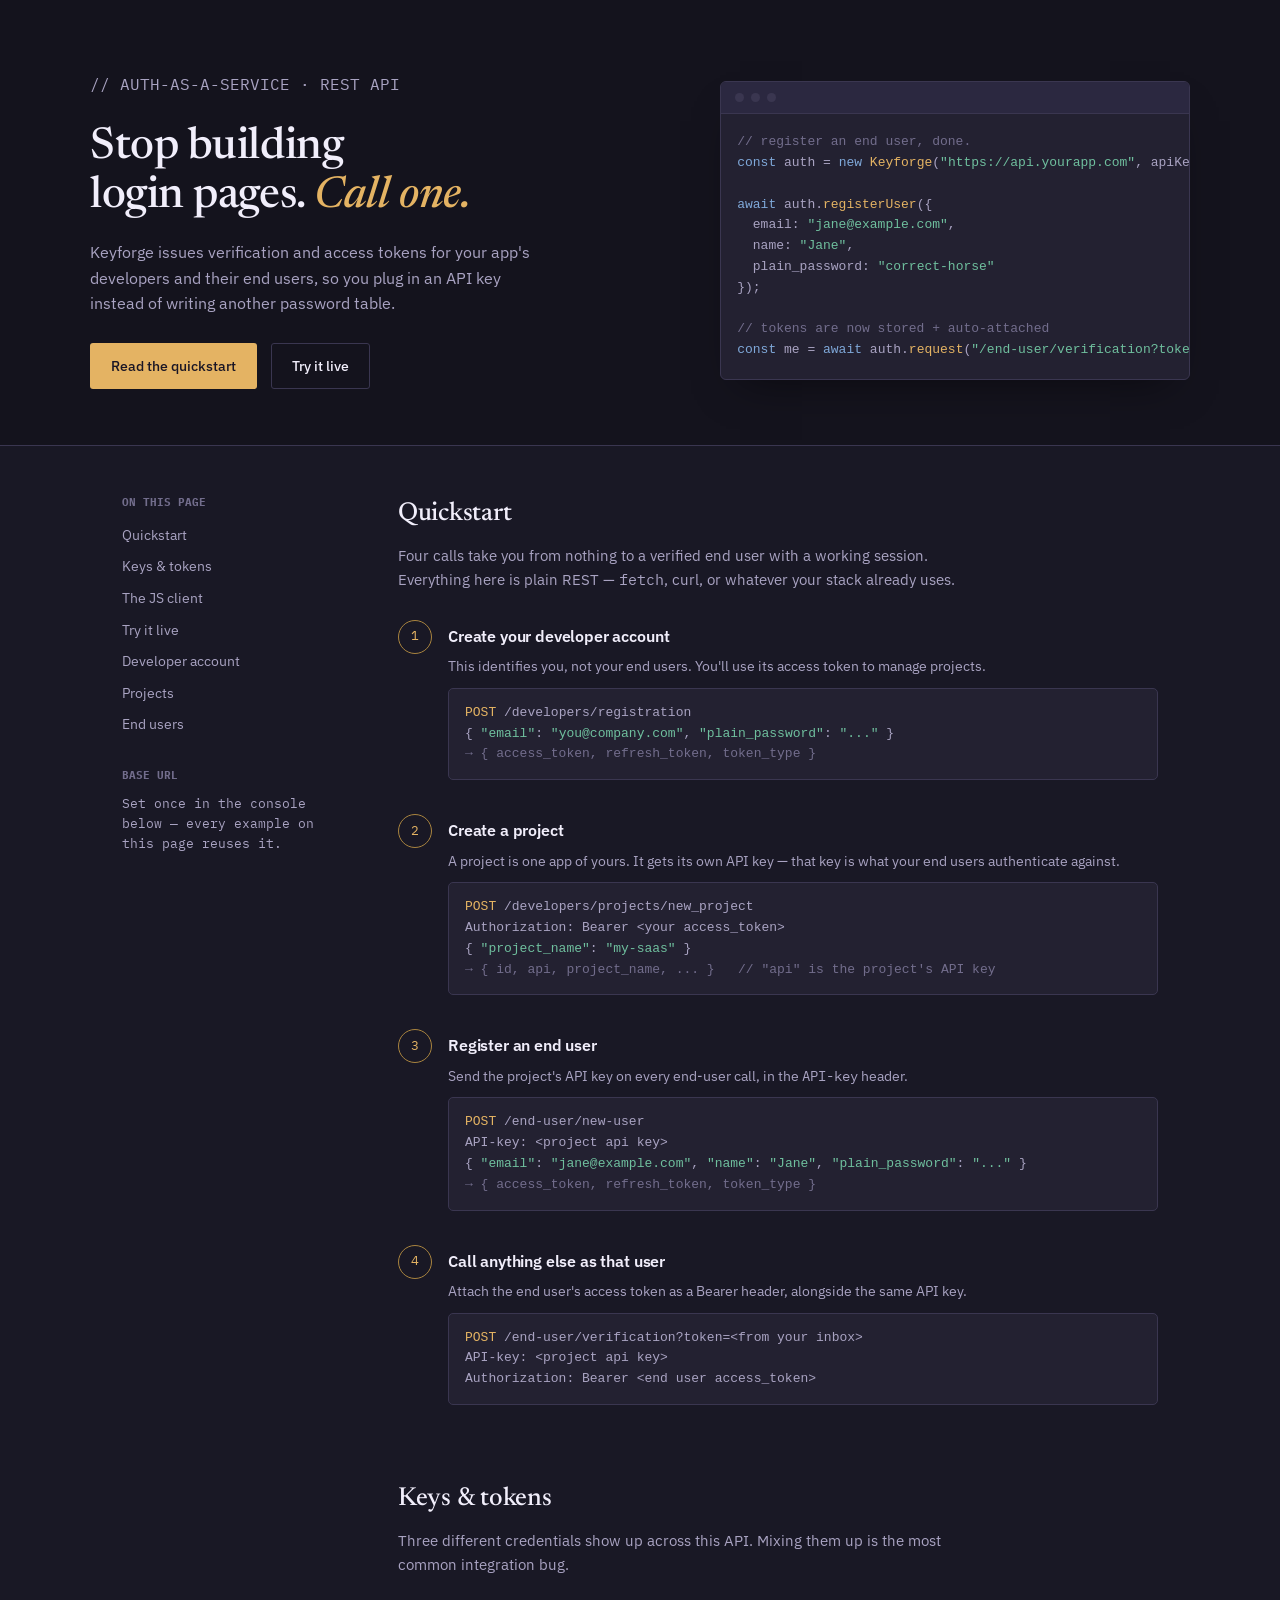
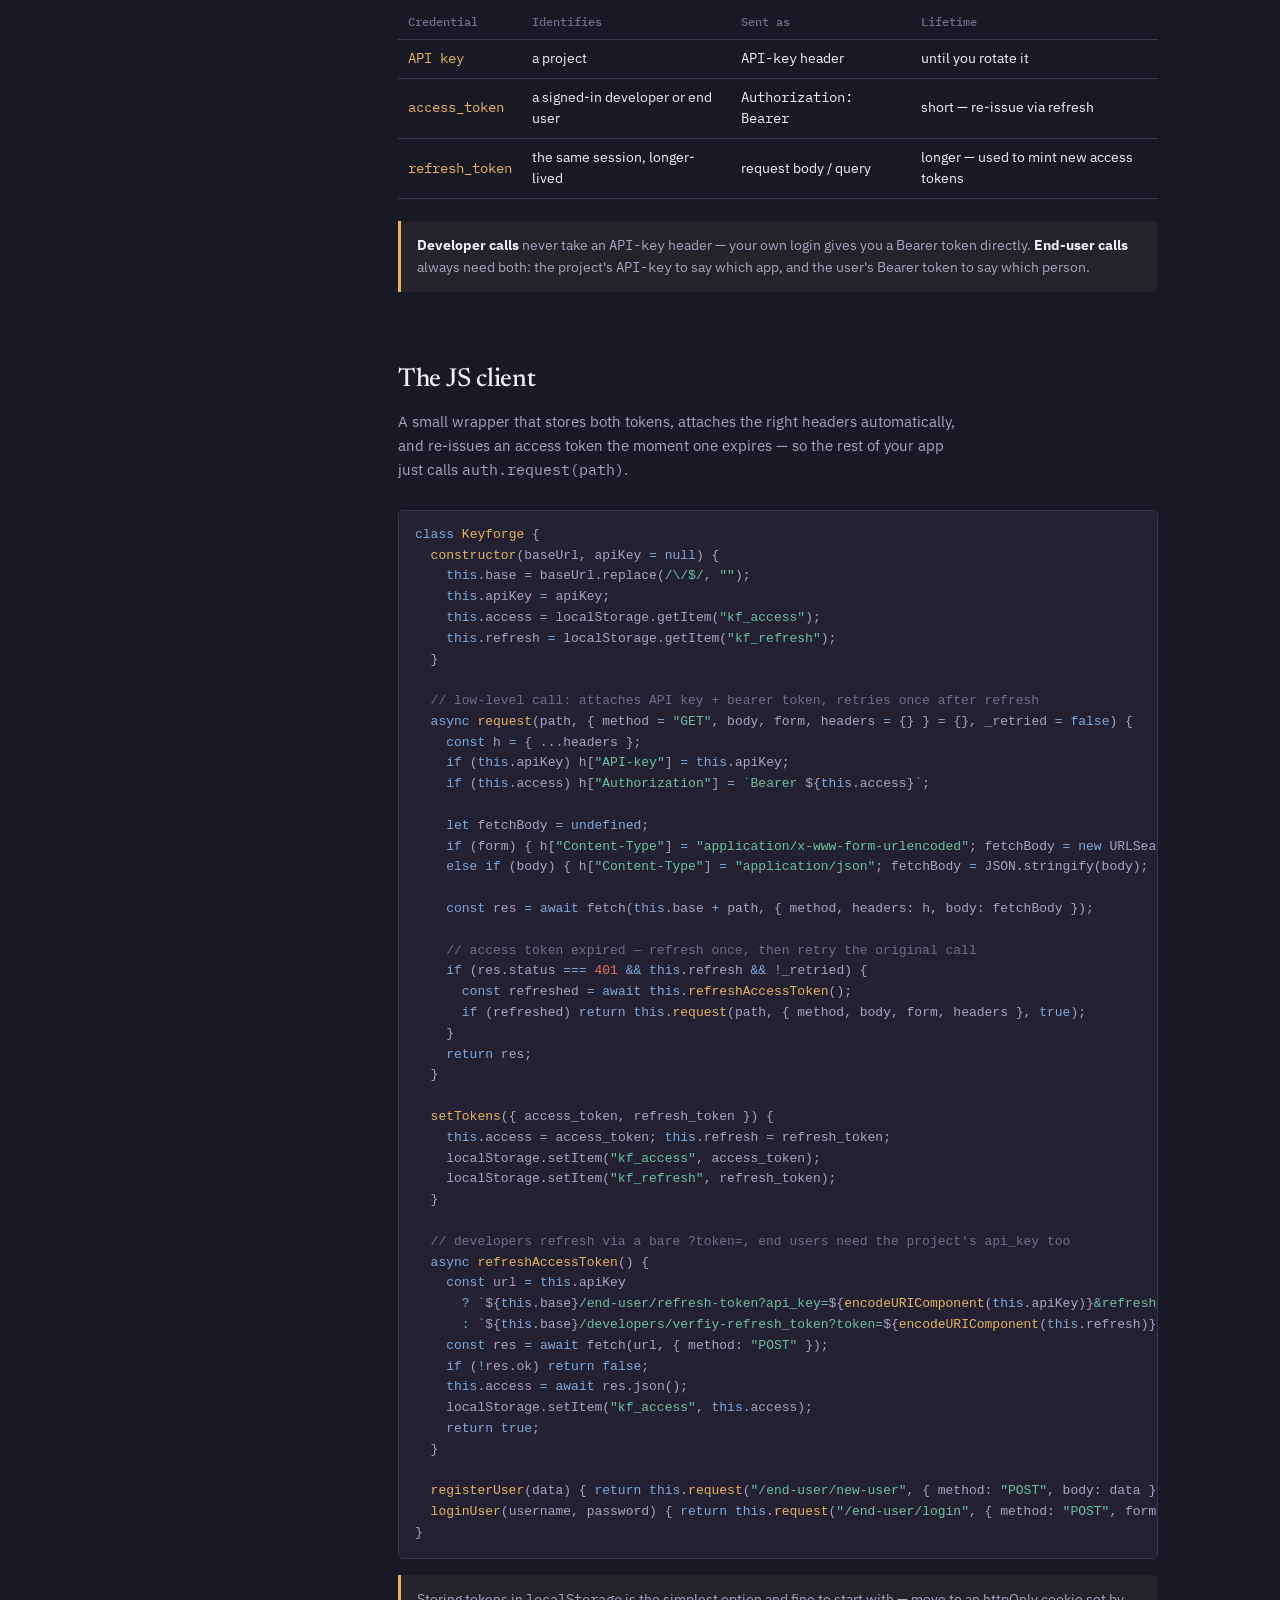
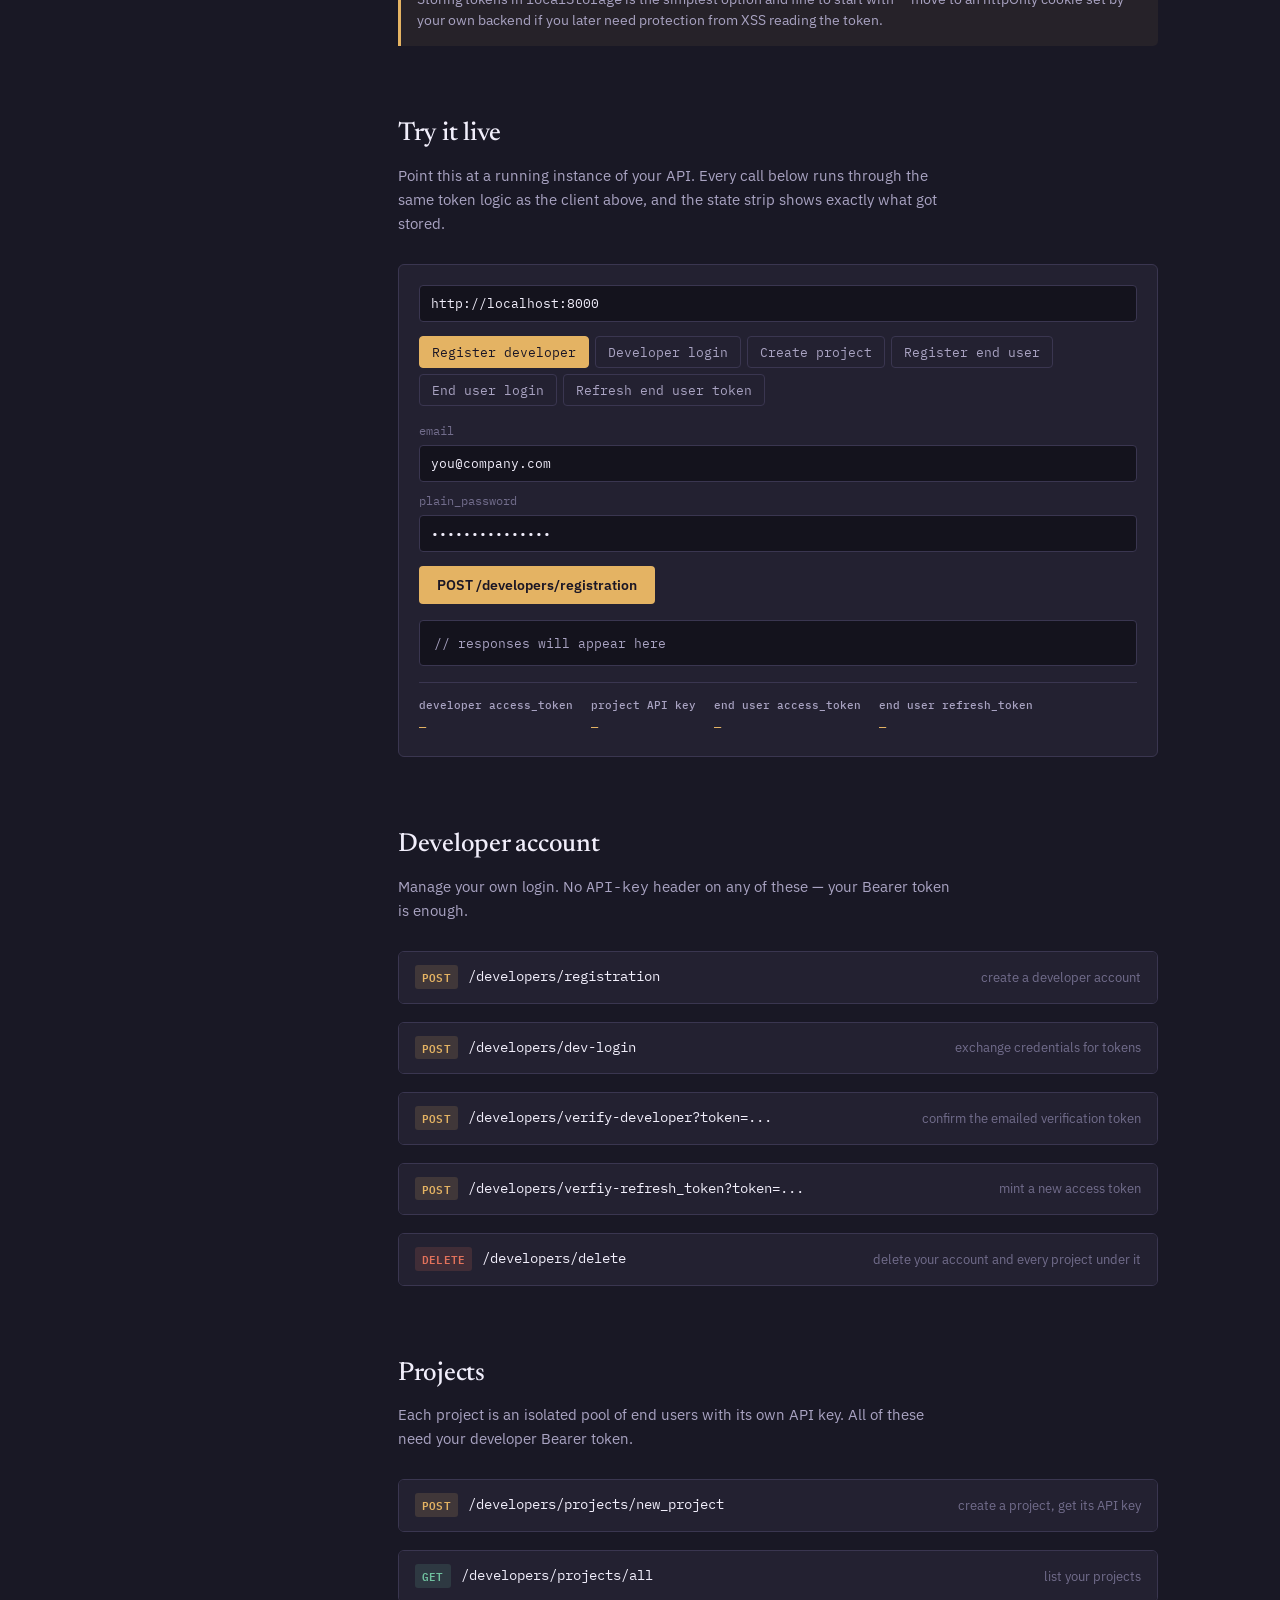
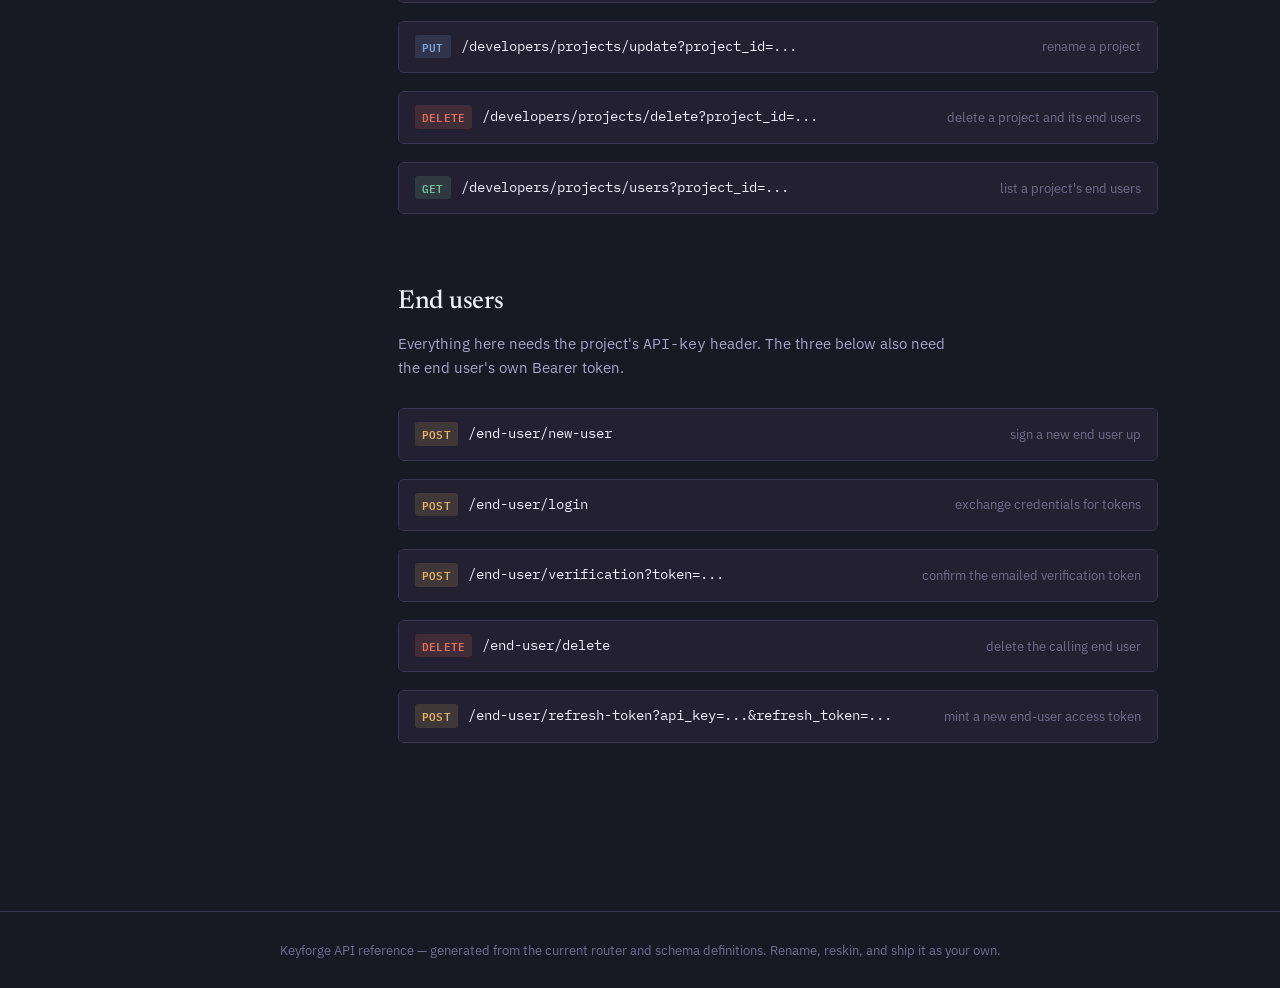
<file: frontend.html>
<!DOCTYPE html>
<html lang="en">
<head>
<meta charset="UTF-8">
<meta name="viewport" content="width=device-width, initial-scale=1.0">
<title>Keyforge — Auth API Reference</title>
<link rel="preconnect" href="https://fonts.googleapis.com">
<link href="https://fonts.googleapis.com/css2?family=Newsreader:ital,opsz,wght@0,6..72,400;0,6..72,500;0,6..72,600;1,6..72,500&family=IBM+Plex+Sans:wght@400;500;600&family=IBM+Plex+Mono:wght@400;500;600&display=swap" rel="stylesheet">
<style>
  :root{
    --bg: #191825;
    --bg-alt: #14131d;
    --surface: #232131;
    --surface-2: #2b2840;
    --border: #3a3650;
    --text: #f1eefb;
    --text-dim: #a9a3c2;
    --text-faint: #726d8c;
    --brass: #e4b363;
    --brass-dim: #a9843f;
    --teal: #6fbf9e;
    --blue: #7fa8d9;
    --red: #e2725b;
    --mono: 'IBM Plex Mono', monospace;
    --sans: 'IBM Plex Sans', sans-serif;
    --serif: 'Newsreader', serif;
  }
  *{ box-sizing:border-box; }
  html{ scroll-behavior:smooth; overflow-x:hidden; width:100%; }
  body{ overflow-x:hidden; width:100%; max-width:100vw; }
  body{
    margin:0; background:var(--bg); color:var(--text);
    font-family:var(--sans); line-height:1.6; font-size:15px;
  }
  ::selection{ background:var(--brass); color:#1a1625; }
  a{ color:var(--brass); text-decoration:none; }
  a:hover{ text-decoration:underline; }
  code, .mono{ font-family:var(--mono); }
  h1,h2,h3{ font-family:var(--serif); font-weight:500; letter-spacing:-0.01em; color:var(--text); }

  /* ---- Hero ---- */
  .hero{
    padding:72px 32px 56px; background:var(--bg-alt);
    border-bottom:1px solid var(--border);
  }
  .hero-inner{ max-width:1100px; margin:0 auto; display:grid; grid-template-columns:minmax(0,1.1fr) minmax(0,0.9fr); gap:56px; align-items:center; width:100%; }
  .kicker{ font-family:var(--mono); font-size:12.5px; color:var(--brass); margin:0 0 14px; }
  .hero h1{ font-size:44px; line-height:1.12; margin:0 0 18px; }
  .hero h1 em{ font-style:italic; color:var(--brass); }
  .hero p{ color:var(--text-dim); font-size:16px; max-width:46ch; margin:0 0 26px; }
  .hero-actions{ display:flex; gap:14px; }
  .btn{
    display:inline-block; padding:11px 20px; border-radius:3px; font-size:14px;
    font-weight:500; border:1px solid transparent; cursor:pointer; font-family:var(--sans);
  }
  .btn-primary{ background:var(--brass); color:#1a1625; }
  .btn-primary:hover{ background:#eec27a; text-decoration:none; }
  .btn-ghost{ background:transparent; border-color:var(--border); color:var(--text); }
  .btn-ghost:hover{ border-color:var(--text-dim); text-decoration:none; }

  .codecard{
    background:var(--surface); border:1px solid var(--border); border-radius:6px;
    overflow:hidden; box-shadow:0 20px 40px -20px rgba(0,0,0,.5);
  }
  .codecard-head{
    display:flex; gap:7px; padding:11px 14px; border-bottom:1px solid var(--border); background:var(--surface-2);
  }
  .dot{ width:9px; height:9px; border-radius:50%; background:var(--border); }
  .codecard pre{ margin:0; padding:18px 16px; font-size:13px; overflow-x:auto; max-width:100%; color:var(--text-dim); }
  .codecard .tok-kw{ color:var(--blue); }
  .codecard .tok-str{ color:var(--teal); }
  .codecard .tok-com{ color:var(--text-faint); }
  .codecard .tok-fn{ color:var(--brass); }

  /* ---- Layout ---- */
  .layout{ max-width:1100px; margin:0 auto; display:grid; grid-template-columns:220px minmax(0,1fr); gap:56px; padding:48px 32px 100px; align-items:start; width:100%; }
  .sidebar{ position:sticky; top:32px; }
  .sidebar h4{ font-family:var(--mono); font-size:11px; text-transform:none; color:var(--text-faint); margin:0 0 8px; }
  .sidebar nav{ display:flex; flex-direction:column; margin-bottom:26px; }
  .sidebar nav a{ color:var(--text-dim); font-size:13.5px; padding:5px 0; }
  .sidebar nav a:hover{ color:var(--text); text-decoration:none; }

  main section{ margin-bottom:68px; scroll-margin-top:24px; }
  main h2{ font-size:26px; margin:0 0 8px; }
  main .lede{ color:var(--text-dim); max-width:62ch; margin:0 0 28px; }

  .step{ display:grid; grid-template-columns:34px 1fr; gap:16px; margin-bottom:28px; }
  .step-num{
    width:34px; height:34px; border-radius:50%; border:1px solid var(--brass-dim);
    color:var(--brass); font-family:var(--mono); font-size:13px; display:flex;
    align-items:center; justify-content:center; flex-shrink:0;
  }
  .step h3{ font-size:16px; margin:4px 0 6px; font-family:var(--sans); font-weight:600; }
  .step p{ color:var(--text-dim); margin:0 0 10px; font-size:14px; }

  pre.block{
    background:var(--surface); border:1px solid var(--border); border-radius:5px;
    padding:14px 16px; font-size:13px; overflow-x:auto; max-width:100%; color:var(--text-dim); margin:0 0 6px;
  }
  pre.block .tok-kw{ color:var(--blue); }
  pre.block .tok-str{ color:var(--teal); }
  pre.block .tok-com{ color:var(--text-faint); }
  pre.block .tok-fn{ color:var(--brass); }
  pre.block .tok-num{ color:var(--red); }

  table.kv{ width:100%; border-collapse:collapse; font-size:13.5px; margin:14px 0 22px; }
  table.kv th, table.kv td{ text-align:left; padding:8px 10px; border-bottom:1px solid var(--border); }
  table.kv th{ color:var(--text-faint); font-weight:500; font-family:var(--mono); font-size:11.5px; }
  table.kv td.mono{ color:var(--brass); }

  .badge{
    font-family:var(--mono); font-size:11px; font-weight:600; padding:3px 7px;
    border-radius:3px; display:inline-block; letter-spacing:0.02em;
  }
  .badge-post{ background:rgba(228,179,99,.15); color:var(--brass); }
  .badge-get{ background:rgba(111,191,158,.15); color:var(--teal); }
  .badge-put{ background:rgba(127,168,217,.15); color:var(--blue); }
  .badge-delete{ background:rgba(226,114,91,.15); color:var(--red); }

  .endpoint{
    border:1px solid var(--border); border-radius:6px; margin-bottom:18px; overflow:hidden; background:var(--bg-alt);
  }
  .endpoint-head{
    display:flex; align-items:center; gap:10px; padding:13px 16px; background:var(--surface); cursor:pointer;
    border-bottom:1px solid transparent;
  }
  .endpoint-head:hover{ background:var(--surface-2); }
  .endpoint-head .path{ font-family:var(--mono); font-size:13.5px; color:var(--text); }
  .endpoint-head .desc{ margin-left:auto; color:var(--text-faint); font-size:12.5px; }
  .endpoint-body{ padding:16px; display:none; }
  .endpoint.open .endpoint-body{ display:block; }
  .endpoint.open .endpoint-head{ border-bottom-color:var(--border); }
  .endpoint-body h5{ font-family:var(--mono); font-size:11px; color:var(--text-faint); margin:16px 0 6px; text-transform:none; }
  .endpoint-body h5:first-child{ margin-top:0; }

  .auth-tag{
    display:inline-flex; align-items:center; gap:6px; font-family:var(--mono); font-size:11.5px;
    color:var(--text-dim); border:1px solid var(--border); padding:3px 8px; border-radius:3px; margin-right:6px;
  }

  .callout{
    border-left:3px solid var(--brass); background:rgba(228,179,99,.06); padding:14px 16px;
    border-radius:0 5px 5px 0; font-size:13.5px; color:var(--text-dim); margin:16px 0;
  }
  .callout strong{ color:var(--text); }
  .callout.warn{ border-left-color:var(--red); background:rgba(226,114,91,.07); }

  /* ---- Console ---- */
  .console{
    border:1px solid var(--border); border-radius:6px; background:var(--surface); padding:20px;
  }
  .console-row{ display:flex; gap:10px; margin-bottom:14px; flex-wrap:wrap; }
  .console-row input, .console select{
    background:var(--bg-alt); border:1px solid var(--border); color:var(--text); padding:9px 11px;
    border-radius:4px; font-family:var(--mono); font-size:13px; flex:1; min-width:160px;
  }
  .console-row input:focus, .console select:focus{ outline:1px solid var(--brass); border-color:var(--brass); }
  .console-tabs{ display:flex; gap:6px; margin-bottom:16px; flex-wrap:wrap; }
  .ctab{
    font-family:var(--mono); font-size:12.5px; padding:7px 12px; border-radius:4px; border:1px solid var(--border);
    background:transparent; color:var(--text-dim); cursor:pointer;
  }
  .ctab.active{ background:var(--brass); color:#1a1625; border-color:var(--brass); }
  .cpanel{ display:none; }
  .cpanel.active{ display:block; }
  .cpanel .field{ margin-bottom:10px; }
  .cpanel label{ display:block; font-family:var(--mono); font-size:11.5px; color:var(--text-faint); margin-bottom:5px; }
  .cpanel input{
    width:100%; background:var(--bg-alt); border:1px solid var(--border); color:var(--text);
    padding:9px 11px; border-radius:4px; font-family:var(--mono); font-size:13px;
  }
  .run-btn{
    background:var(--brass); color:#1a1625; border:none; padding:10px 18px; border-radius:4px;
    font-family:var(--sans); font-weight:600; font-size:13.5px; cursor:pointer; margin-top:4px;
  }
  .run-btn:hover{ background:#eec27a; }
  .out{
    margin-top:16px; background:var(--bg-alt); border:1px solid var(--border); border-radius:4px;
    padding:12px 14px; font-family:var(--mono); font-size:12.5px; white-space:pre-wrap; word-break:break-word;
    max-height:260px; overflow-y:auto; color:var(--text-dim);
  }
  .out .ok{ color:var(--teal); }
  .out .err{ color:var(--red); }
  .state-strip{
    display:flex; gap:18px; flex-wrap:wrap; margin-top:16px; padding-top:14px; border-top:1px solid var(--border);
    font-family:var(--mono); font-size:11.5px; color:var(--text-faint);
  }
  .state-strip span b{ color:var(--text-dim); display:block; font-size:11px; margin-bottom:3px; font-weight:500;}
  .state-strip code{ color:var(--brass); word-break:break-all; }

  footer{ border-top:1px solid var(--border); padding:28px 32px; text-align:center; color:var(--text-faint); font-size:12.5px; }

  @media (max-width: 860px){
    .hero{ padding:48px 20px 36px; }
    .hero-inner{ grid-template-columns:1fr; gap:28px; }
    .hero h1{ font-size:34px; }
    .layout{ grid-template-columns:1fr; padding:32px 20px 72px; gap:24px; }
    .sidebar{ position:static; }
  }
  @media (max-width: 640px){
    .hero h1{ font-size:28px; }
    .hero p{ font-size:14px; }
    .codecard pre, pre.block{ font-size:12px; }
    .endpoint-head{ flex-wrap:wrap; }
    .endpoint-head .desc{ margin-left:0; width:100%; }
    table.kv{ display:block; overflow-x:auto; max-width:100%; }
  }
</style>
</head>
<body>

<header class="hero">
  <div class="hero-inner">
    <div>
      <p class="kicker">// AUTH-AS-A-SERVICE · REST API</p>
      <h1>Stop building<br>login pages. <em>Call one.</em></h1>
      <p>Keyforge issues verification and access tokens for your app's developers and their end users, so you plug in an API key instead of writing another password table.</p>
      <div class="hero-actions">
        <a href="#quickstart" class="btn btn-primary">Read the quickstart</a>
        <a href="#console" class="btn btn-ghost">Try it live</a>
      </div>
    </div>
    <div class="codecard">
      <div class="codecard-head"><span class="dot"></span><span class="dot"></span><span class="dot"></span></div>
      <pre><span class="tok-com">// register an end user, done.</span>
<span class="tok-kw">const</span> auth = <span class="tok-kw">new</span> <span class="tok-fn">Keyforge</span>(<span class="tok-str">"https://api.yourapp.com"</span>, apiKey);

<span class="tok-kw">await</span> auth.<span class="tok-fn">registerUser</span>({
  email: <span class="tok-str">"jane@example.com"</span>,
  name: <span class="tok-str">"Jane"</span>,
  plain_password: <span class="tok-str">"correct-horse"</span>
});

<span class="tok-com">// tokens are now stored + auto-attached</span>
<span class="tok-kw">const</span> me = <span class="tok-kw">await</span> auth.<span class="tok-fn">request</span>(<span class="tok-str">"/end-user/verification?token=..."</span>);</pre>
    </div>
  </div>
</header>

<div class="layout">
  <aside class="sidebar">
    <h4>ON THIS PAGE</h4>
    <nav>
      <a href="#quickstart">Quickstart</a>
      <a href="#concepts">Keys &amp; tokens</a>
      <a href="#sdk">The JS client</a>
      <a href="#console">Try it live</a>
      <a href="#developer-api">Developer account</a>
      <a href="#project-api">Projects</a>
      <a href="#enduser-api">End users</a>
      
    </nav>
    <h4>BASE URL</h4>
    <p style="font-family:var(--mono); font-size:12.5px; color:var(--text-dim); margin:0;">Set once in the console below — every example on this page reuses it.</p>
  </aside>

  <main>

    <section id="quickstart">
      <h2>Quickstart</h2>
      <p class="lede">Four calls take you from nothing to a verified end user with a working session. Everything here is plain REST — <code>fetch</code>, curl, or whatever your stack already uses.</p>

      <div class="step">
        <div class="step-num">1</div>
        <div>
          <h3>Create your developer account</h3>
          <p>This identifies you, not your end users. You'll use its access token to manage projects.</p>
          <pre class="block"><span class="tok-fn">POST</span> /developers/registration
{ <span class="tok-str">"email"</span>: <span class="tok-str">"you@company.com"</span>, <span class="tok-str">"plain_password"</span>: <span class="tok-str">"..."</span> }
<span class="tok-com">→ { access_token, refresh_token, token_type }</span></pre>
        </div>
      </div>

      <div class="step">
        <div class="step-num">2</div>
        <div>
          <h3>Create a project</h3>
          <p>A project is one app of yours. It gets its own API key — that key is what your end users authenticate against.</p>
          <pre class="block"><span class="tok-fn">POST</span> /developers/projects/new_project
Authorization: Bearer &lt;your access_token&gt;
{ <span class="tok-str">"project_name"</span>: <span class="tok-str">"my-saas"</span> }
<span class="tok-com">→ { id, api, project_name, ... }   // "api" is the project's API key</span></pre>
        </div>
      </div>

      <div class="step">
        <div class="step-num">3</div>
        <div>
          <h3>Register an end user</h3>
          <p>Send the project's API key on every end-user call, in the <code>API-key</code> header.</p>
          <pre class="block"><span class="tok-fn">POST</span> /end-user/new-user
API-key: &lt;project api key&gt;
{ <span class="tok-str">"email"</span>: <span class="tok-str">"jane@example.com"</span>, <span class="tok-str">"name"</span>: <span class="tok-str">"Jane"</span>, <span class="tok-str">"plain_password"</span>: <span class="tok-str">"..."</span> }
<span class="tok-com">→ { access_token, refresh_token, token_type }</span></pre>
        </div>
      </div>

      <div class="step">
        <div class="step-num">4</div>
        <div>
          <h3>Call anything else as that user</h3>
          <p>Attach the end user's access token as a Bearer header, alongside the same API key.</p>
          <pre class="block"><span class="tok-fn">POST</span> /end-user/verification?token=&lt;from your inbox&gt;
API-key: &lt;project api key&gt;
Authorization: Bearer &lt;end user access_token&gt;</pre>
        </div>
      </div>
    </section>

    <section id="concepts">
      <h2>Keys &amp; tokens</h2>
      <p class="lede">Three different credentials show up across this API. Mixing them up is the most common integration bug.</p>
      <table class="kv">
        <tr><th>Credential</th><th>Identifies</th><th>Sent as</th><th>Lifetime</th></tr>
        <tr><td class="mono">API key</td><td>a project</td><td><code>API-key</code> header</td><td>until you rotate it</td></tr>
        <tr><td class="mono">access_token</td><td>a signed-in developer or end user</td><td><code>Authorization: Bearer</code></td><td>short — re-issue via refresh</td></tr>
        <tr><td class="mono">refresh_token</td><td>the same session, longer-lived</td><td>request body / query</td><td>longer — used to mint new access tokens</td></tr>
      </table>
      <div class="callout">
        <strong>Developer calls</strong> never take an <code>API-key</code> header — your own login gives you a Bearer token directly. <strong>End-user calls</strong> always need both: the project's <code>API-key</code> to say which app, and the user's Bearer token to say which person.
      </div>
    </section>

    <section id="sdk">
      <h2>The JS client</h2>
      <p class="lede">A small wrapper that stores both tokens, attaches the right headers automatically, and re-issues an access token the moment one expires — so the rest of your app just calls <code>auth.request(path)</code>.</p>
      <pre class="block"><span class="tok-kw">class</span> <span class="tok-fn">Keyforge</span> {
  <span class="tok-fn">constructor</span>(baseUrl, apiKey <span class="tok-kw">=</span> <span class="tok-kw">null</span>) {
    <span class="tok-kw">this</span>.base <span class="tok-kw">=</span> baseUrl.replace(<span class="tok-str">/\/$/</span>, <span class="tok-str">""</span>);
    <span class="tok-kw">this</span>.apiKey <span class="tok-kw">=</span> apiKey;
    <span class="tok-kw">this</span>.access <span class="tok-kw">=</span> localStorage.getItem(<span class="tok-str">"kf_access"</span>);
    <span class="tok-kw">this</span>.refresh <span class="tok-kw">=</span> localStorage.getItem(<span class="tok-str">"kf_refresh"</span>);
  }

  <span class="tok-com">// low-level call: attaches API key + bearer token, retries once after refresh</span>
  <span class="tok-kw">async</span> <span class="tok-fn">request</span>(path, { method <span class="tok-kw">=</span> <span class="tok-str">"GET"</span>, body, form, headers <span class="tok-kw">=</span> {} } <span class="tok-kw">=</span> {}, _retried <span class="tok-kw">=</span> <span class="tok-kw">false</span>) {
    <span class="tok-kw">const</span> h <span class="tok-kw">=</span> { ...headers };
    <span class="tok-kw">if</span> (<span class="tok-kw">this</span>.apiKey) h[<span class="tok-str">"API-key"</span>] <span class="tok-kw">=</span> <span class="tok-kw">this</span>.apiKey;
    <span class="tok-kw">if</span> (<span class="tok-kw">this</span>.access) h[<span class="tok-str">"Authorization"</span>] <span class="tok-kw">=</span> <span class="tok-str">`Bearer </span>${<span class="tok-kw">this</span>.access}<span class="tok-str">`</span>;

    <span class="tok-kw">let</span> fetchBody <span class="tok-kw">=</span> <span class="tok-kw">undefined</span>;
    <span class="tok-kw">if</span> (form) { h[<span class="tok-str">"Content-Type"</span>] <span class="tok-kw">=</span> <span class="tok-str">"application/x-www-form-urlencoded"</span>; fetchBody <span class="tok-kw">=</span> <span class="tok-kw">new</span> URLSearchParams(form); }
    <span class="tok-kw">else if</span> (body) { h[<span class="tok-str">"Content-Type"</span>] <span class="tok-kw">=</span> <span class="tok-str">"application/json"</span>; fetchBody <span class="tok-kw">=</span> JSON.stringify(body); }

    <span class="tok-kw">const</span> res <span class="tok-kw">=</span> <span class="tok-kw">await</span> fetch(<span class="tok-kw">this</span>.base <span class="tok-kw">+</span> path, { method, headers: h, body: fetchBody });

    <span class="tok-com">// access token expired — refresh once, then retry the original call</span>
    <span class="tok-kw">if</span> (res.status <span class="tok-kw">===</span> <span class="tok-num">401</span> <span class="tok-kw">&&</span> <span class="tok-kw">this</span>.refresh <span class="tok-kw">&&</span> <span class="tok-kw">!</span>_retried) {
      <span class="tok-kw">const</span> refreshed <span class="tok-kw">=</span> <span class="tok-kw">await</span> <span class="tok-kw">this</span>.<span class="tok-fn">refreshAccessToken</span>();
      <span class="tok-kw">if</span> (refreshed) <span class="tok-kw">return</span> <span class="tok-kw">this</span>.<span class="tok-fn">request</span>(path, { method, body, form, headers }, <span class="tok-kw">true</span>);
    }
    <span class="tok-kw">return</span> res;
  }

  <span class="tok-fn">setTokens</span>({ access_token, refresh_token }) {
    <span class="tok-kw">this</span>.access <span class="tok-kw">=</span> access_token; <span class="tok-kw">this</span>.refresh <span class="tok-kw">=</span> refresh_token;
    localStorage.setItem(<span class="tok-str">"kf_access"</span>, access_token);
    localStorage.setItem(<span class="tok-str">"kf_refresh"</span>, refresh_token);
  }

  <span class="tok-com">// developers refresh via a bare ?token=, end users need the project's api_key too</span>
  <span class="tok-kw">async</span> <span class="tok-fn">refreshAccessToken</span>() {
    <span class="tok-kw">const</span> url <span class="tok-kw">=</span> <span class="tok-kw">this</span>.apiKey
      <span class="tok-kw">?</span> <span class="tok-str">`</span>${<span class="tok-kw">this</span>.base}<span class="tok-str">/end-user/refresh-token?api_key=</span>${<span class="tok-fn">encodeURIComponent</span>(<span class="tok-kw">this</span>.apiKey)}<span class="tok-str">&refresh_token=</span>${<span class="tok-fn">encodeURIComponent</span>(<span class="tok-kw">this</span>.refresh)}<span class="tok-str">`</span>
      <span class="tok-kw">:</span> <span class="tok-str">`</span>${<span class="tok-kw">this</span>.base}<span class="tok-str">/developers/verfiy-refresh_token?token=</span>${<span class="tok-fn">encodeURIComponent</span>(<span class="tok-kw">this</span>.refresh)}<span class="tok-str">`</span>;
    <span class="tok-kw">const</span> res <span class="tok-kw">=</span> <span class="tok-kw">await</span> fetch(url, { method: <span class="tok-str">"POST"</span> });
    <span class="tok-kw">if</span> (<span class="tok-kw">!</span>res.ok) <span class="tok-kw">return</span> <span class="tok-kw">false</span>;
    <span class="tok-kw">this</span>.access <span class="tok-kw">=</span> <span class="tok-kw">await</span> res.json();
    localStorage.setItem(<span class="tok-str">"kf_access"</span>, <span class="tok-kw">this</span>.access);
    <span class="tok-kw">return</span> <span class="tok-kw">true</span>;
  }

  <span class="tok-fn">registerUser</span>(data) { <span class="tok-kw">return</span> <span class="tok-kw">this</span>.<span class="tok-fn">request</span>(<span class="tok-str">"/end-user/new-user"</span>, { method: <span class="tok-str">"POST"</span>, body: data }).<span class="tok-fn">then</span>(<span class="tok-fn">r</span> <span class="tok-kw">=&gt;</span> r.json()).<span class="tok-fn">then</span>(<span class="tok-fn">t</span> <span class="tok-kw">=&gt;</span> (<span class="tok-kw">this</span>.<span class="tok-fn">setTokens</span>(t), t)); }
  <span class="tok-fn">loginUser</span>(username, password) { <span class="tok-kw">return</span> <span class="tok-kw">this</span>.<span class="tok-fn">request</span>(<span class="tok-str">"/end-user/login"</span>, { method: <span class="tok-str">"POST"</span>, form: { username, password } }).<span class="tok-fn">then</span>(<span class="tok-fn">r</span> <span class="tok-kw">=&gt;</span> r.json()).<span class="tok-fn">then</span>(<span class="tok-fn">t</span> <span class="tok-kw">=&gt;</span> (<span class="tok-kw">this</span>.<span class="tok-fn">setTokens</span>(t), t)); }
}</pre>
      <div class="callout">
        Storing tokens in <code>localStorage</code> is the simplest option and fine to start with — move to an httpOnly cookie set by your own backend if you later need protection from XSS reading the token.
      </div>
    </section>

    <section id="console">
      <h2>Try it live</h2>
      <p class="lede">Point this at a running instance of your API. Every call below runs through the same token logic as the client above, and the state strip shows exactly what got stored.</p>
      <div class="console">
        <div class="console-row">
          <input id="baseUrl" value="http://localhost:8000" placeholder="Base URL, e.g. http://localhost:8000">
        </div>
        <div class="console-tabs">
          <button class="ctab active" data-panel="p-dev-reg">Register developer</button>
          <button class="ctab" data-panel="p-dev-login">Developer login</button>
          <button class="ctab" data-panel="p-project">Create project</button>
          <button class="ctab" data-panel="p-user-reg">Register end user</button>
          <button class="ctab" data-panel="p-user-login">End user login</button>
          <button class="ctab" data-panel="p-user-refresh">Refresh end user token</button>
        </div>

        <div class="cpanel active" id="p-dev-reg">
          <div class="field"><label>email</label><input id="dr-email" value="you@company.com"></div>
          <div class="field"><label>plain_password</label><input id="dr-pass" type="password" value="correct-horse-1"></div>
          <button class="run-btn" data-action="dev-register">POST /developers/registration</button>
        </div>

        <div class="cpanel" id="p-dev-login">
          <div class="field"><label>username (email)</label><input id="dl-email" value="you@company.com"></div>
          <div class="field"><label>password</label><input id="dl-pass" type="password" value="correct-horse-1"></div>
          <button class="run-btn" data-action="dev-login">POST /developers/dev-login</button>
        </div>

        <div class="cpanel" id="p-project">
          <div class="field"><label>project_name</label><input id="pj-name" value="my-saas"></div>
          <button class="run-btn" data-action="create-project">POST /developers/projects/new_project</button>
        </div>

        <div class="cpanel" id="p-user-reg">
          <div class="field"><label>API-key</label><input id="ur-key" placeholder="paste the project api key"></div>
          <div class="field"><label>email</label><input id="ur-email" value="jane@example.com"></div>
          <div class="field"><label>name</label><input id="ur-name" value="Jane"></div>
          <div class="field"><label>plain_password</label><input id="ur-pass" type="password" value="hunter-2-ok"></div>
          <button class="run-btn" data-action="user-register">POST /end-user/new-user</button>
        </div>

        <div class="cpanel" id="p-user-login">
          <div class="field"><label>API-key</label><input id="ul-key" placeholder="paste the project api key"></div>
          <div class="field"><label>username (email)</label><input id="ul-email" value="jane@example.com"></div>
          <div class="field"><label>password</label><input id="ul-pass" type="password" value="hunter-2-ok"></div>
          <button class="run-btn" data-action="user-login">POST /end-user/login</button>
        </div>

        <div class="cpanel" id="p-user-refresh">
          <div class="field"><label>api_key</label><input id="urf-key" placeholder="paste the project api key"></div>
          <div class="field"><label>refresh_token</label><input id="urf-refresh" placeholder="filled in automatically after register/login"></div>
          <button class="run-btn" data-action="user-refresh">POST /end-user/refresh-token</button>
        </div>

        <div class="out" id="consoleOut">// responses will appear here</div>
        <div class="state-strip">
          <span><b>developer access_token</b><code id="stateDevAccess">—</code></span>
          <span><b>project API key</b><code id="stateApiKey">—</code></span>
          <span><b>end user access_token</b><code id="stateUserAccess">—</code></span>
          <span><b>end user refresh_token</b><code id="stateUserRefresh">—</code></span>
        </div>
      </div>
    </section>

    <section id="developer-api">
      <h2>Developer account</h2>
      <p class="lede">Manage your own login. No <code>API-key</code> header on any of these — your Bearer token is enough.</p>

      <div class="endpoint">
        <div class="endpoint-head" onclick="this.parentElement.classList.toggle('open')">
          <span class="badge badge-post">POST</span><span class="path">/developers/registration</span>
          <span class="desc">create a developer account</span>
        </div>
        <div class="endpoint-body">
          <h5>BODY (json)</h5>
          <pre class="block">{ <span class="tok-str">"email"</span>: <span class="tok-str">"you@company.com"</span>, <span class="tok-str">"plain_password"</span>: <span class="tok-str">"..."</span> }</pre>
          <h5>RESPONSE</h5>
          <pre class="block">{ <span class="tok-str">"access_token"</span>: <span class="tok-str">"..."</span>, <span class="tok-str">"refresh_token"</span>: <span class="tok-str">"..."</span>, <span class="tok-str">"token_type"</span>: <span class="tok-str">"bearer"</span> }</pre>
          <p style="color:var(--text-dim); font-size:13px; margin:8px 0 0;">Also sends a verification email in the background — the link's token is confirmed via <code>/developers/verify-developer</code> below.</p>
        </div>
      </div>

      <div class="endpoint">
        <div class="endpoint-head" onclick="this.parentElement.classList.toggle('open')">
          <span class="badge badge-post">POST</span><span class="path">/developers/dev-login</span>
          <span class="desc">exchange credentials for tokens</span>
        </div>
        <div class="endpoint-body">
          <h5>BODY (form-urlencoded — this one, not json)</h5>
          <pre class="block">username=you<span class="tok-kw">@</span>company.com&password=...</pre>
          <h5>RESPONSE</h5>
          <pre class="block">{ <span class="tok-str">"access_token"</span>: <span class="tok-str">"..."</span>, <span class="tok-str">"refresh_token"</span>: <span class="tok-str">"..."</span>, <span class="tok-str">"token_type"</span>: <span class="tok-str">"bearer"</span> }</pre>
        </div>
      </div>

      <div class="endpoint">
        <div class="endpoint-head" onclick="this.parentElement.classList.toggle('open')">
          <span class="badge badge-post">POST</span><span class="path">/developers/verify-developer?token=...</span>
          <span class="desc">confirm the emailed verification token</span>
        </div>
        <div class="endpoint-body">
          <span class="auth-tag">Authorization: Bearer</span>
          <h5>RESPONSE</h5>
          <pre class="block">{ <span class="tok-str">"message"</span>: <span class="tok-str">"Verification done"</span> }</pre>
        </div>
      </div>

      <div class="endpoint">
        <div class="endpoint-head" onclick="this.parentElement.classList.toggle('open')">
          <span class="badge badge-post">POST</span><span class="path">/developers/verfiy-refresh_token?token=...</span>
          <span class="desc">mint a new access token</span>
        </div>
        <div class="endpoint-body">
          <p style="color:var(--text-dim); font-size:13px; margin:0 0 8px;">No header needed — the refresh token itself is the credential. Response is the bare token string, not wrapped in an object.</p>
          <h5>RESPONSE</h5>
          <pre class="block"><span class="tok-str">"eyJhbGciOi..."</span></pre>
        </div>
      </div>

      <div class="endpoint">
        <div class="endpoint-head" onclick="this.parentElement.classList.toggle('open')">
          <span class="badge badge-delete">DELETE</span><span class="path">/developers/delete</span>
          <span class="desc">delete your account and every project under it</span>
        </div>
        <div class="endpoint-body">
          <span class="auth-tag">Authorization: Bearer</span>
          <div class="callout warn"><strong>Cascades.</strong> Deleting a developer deletes their projects, which deletes those projects' end users.</div>
        </div>
      </div>
    </section>

    <section id="project-api">
      <h2>Projects</h2>
      <p class="lede">Each project is an isolated pool of end users with its own API key. All of these need your developer Bearer token.</p>

      <div class="endpoint">
        <div class="endpoint-head" onclick="this.parentElement.classList.toggle('open')">
          <span class="badge badge-post">POST</span><span class="path">/developers/projects/new_project</span>
          <span class="desc">create a project, get its API key</span>
        </div>
        <div class="endpoint-body">
          <span class="auth-tag">Authorization: Bearer</span>
          <h5>BODY</h5>
          <pre class="block">{ <span class="tok-str">"project_name"</span>: <span class="tok-str">"my-saas"</span> }</pre>
        </div>
      </div>

      <div class="endpoint">
        <div class="endpoint-head" onclick="this.parentElement.classList.toggle('open')">
          <span class="badge badge-get">GET</span><span class="path">/developers/projects/all</span>
          <span class="desc">list your projects</span>
        </div>
        <div class="endpoint-body"><span class="auth-tag">Authorization: Bearer</span></div>
      </div>

      <div class="endpoint">
        <div class="endpoint-head" onclick="this.parentElement.classList.toggle('open')">
          <span class="badge badge-put">PUT</span><span class="path">/developers/projects/update?project_id=...</span>
          <span class="desc">rename a project</span>
        </div>
        <div class="endpoint-body">
          <span class="auth-tag">Authorization: Bearer</span>
          <h5>BODY</h5>
          <pre class="block">{ <span class="tok-str">"new_name"</span>: <span class="tok-str">"my-saas-v2"</span> }</pre>
        </div>
      </div>

      <div class="endpoint">
        <div class="endpoint-head" onclick="this.parentElement.classList.toggle('open')">
          <span class="badge badge-delete">DELETE</span><span class="path">/developers/projects/delete?project_id=...</span>
          <span class="desc">delete a project and its end users</span>
        </div>
        <div class="endpoint-body"><span class="auth-tag">Authorization: Bearer</span></div>
      </div>

      <div class="endpoint">
        <div class="endpoint-head" onclick="this.parentElement.classList.toggle('open')">
          <span class="badge badge-get">GET</span><span class="path">/developers/projects/users?project_id=...</span>
          <span class="desc">list a project's end users</span>
        </div>
        <div class="endpoint-body"><span class="auth-tag">Authorization: Bearer</span></div>
      </div>
    </section>

    <section id="enduser-api">
      <h2>End users</h2>
      <p class="lede">Everything here needs the project's <code>API-key</code> header. The three below also need the end user's own Bearer token.</p>

      <div class="endpoint">
        <div class="endpoint-head" onclick="this.parentElement.classList.toggle('open')">
          <span class="badge badge-post">POST</span><span class="path">/end-user/new-user</span>
          <span class="desc">sign a new end user up</span>
        </div>
        <div class="endpoint-body">
          <span class="auth-tag">API-key</span>
          <h5>BODY</h5>
          <pre class="block">{ <span class="tok-str">"email"</span>: <span class="tok-str">"jane@example.com"</span>, <span class="tok-str">"name"</span>: <span class="tok-str">"Jane"</span>, <span class="tok-str">"plain_password"</span>: <span class="tok-str">"..."</span> }</pre>
        </div>
      </div>

      <div class="endpoint">
        <div class="endpoint-head" onclick="this.parentElement.classList.toggle('open')">
          <span class="badge badge-post">POST</span><span class="path">/end-user/login</span>
          <span class="desc">exchange credentials for tokens</span>
        </div>
        <div class="endpoint-body">
          <span class="auth-tag">API-key</span>
          <h5>BODY (form-urlencoded)</h5>
          <pre class="block">username=jane<span class="tok-kw">@</span>example.com&password=...</pre>
        </div>
      </div>

      <div class="endpoint">
        <div class="endpoint-head" onclick="this.parentElement.classList.toggle('open')">
          <span class="badge badge-post">POST</span><span class="path">/end-user/verification?token=...</span>
          <span class="desc">confirm the emailed verification token</span>
        </div>
        <div class="endpoint-body">
          <span class="auth-tag">API-key</span><span class="auth-tag">Authorization: Bearer</span>
        </div>
      </div>

      <div class="endpoint">
        <div class="endpoint-head" onclick="this.parentElement.classList.toggle('open')">
          <span class="badge badge-delete">DELETE</span><span class="path">/end-user/delete</span>
          <span class="desc">delete the calling end user</span>
        </div>
        <div class="endpoint-body">
          <span class="auth-tag">API-key</span><span class="auth-tag">Authorization: Bearer</span>
        </div>
      </div>

      <div class="endpoint">
        <div class="endpoint-head" onclick="this.parentElement.classList.toggle('open')">
          <span class="badge badge-post">POST</span><span class="path">/end-user/refresh-token?api_key=...&amp;refresh_token=...</span>
          <span class="desc">mint a new end-user access token</span>
        </div>
        <div class="endpoint-body">
          <p style="color:var(--text-dim); font-size:13px; margin:0 0 8px;">Both credentials are query parameters here, not headers — that's a deliberate exception to the <code>API-key</code>-header convention used everywhere else in this section (see the note below). No Bearer token needed; the refresh token itself is the credential.</p>
          <h5>RESPONSE</h5>
          <pre class="block"><span class="tok-str">"eyJhbGciOi..."</span></pre>
        </div>
      </div>
    </section>
</main>
</div>

<footer>Keyforge API reference — generated from the current router and schema definitions. Rename, reskin, and ship it as your own.</footer>

<script>
  // tab switching
  document.querySelectorAll('.ctab').forEach(tab => {
    tab.addEventListener('click', () => {
      document.querySelectorAll('.ctab').forEach(t => t.classList.remove('active'));
      document.querySelectorAll('.cpanel').forEach(p => p.classList.remove('active'));
      tab.classList.add('active');
      document.getElementById(tab.dataset.panel).classList.add('active');
    });
  });

  // ---- minimal Keyforge client, mirrors the SDK block above ----
  class Keyforge {
    constructor(baseUrl) { this.base = baseUrl.replace(/\/$/, ""); this.devAccess = null; this.devRefresh = null; }
    async call(path, { method = "GET", body, form, headers = {} } = {}) {
      const h = { ...headers };
      let fetchBody;
      if (form) { h["Content-Type"] = "application/x-www-form-urlencoded"; fetchBody = new URLSearchParams(form); }
      else if (body) { h["Content-Type"] = "application/json"; fetchBody = JSON.stringify(body); }
      const res = await fetch(this.base + path, { method, headers: h, body: fetchBody });
      let data; try { data = await res.json(); } catch (e) { data = null; }
      return { ok: res.ok, status: res.status, data };
    }
  }

  const out = document.getElementById('consoleOut');
  const stateDevAccess = document.getElementById('stateDevAccess');
  const stateApiKey = document.getElementById('stateApiKey');
  const stateUserAccess = document.getElementById('stateUserAccess');
  const stateUserRefresh = document.getElementById('stateUserRefresh');
  let devAccess = null, apiKey = null, userAccess = null, userRefresh = null;

  function short(t){ if(!t) return "—"; return t.length > 26 ? t.slice(0,14) + "…" + t.slice(-8) : t; }
  function log(label, result){
    const cls = result.ok ? 'ok' : 'err';
    out.innerHTML = `<span class="${cls}">${label} → ${result.status}</span>\n` + JSON.stringify(result.data, null, 2);
  }
  function client(){ return new Keyforge(document.getElementById('baseUrl').value); }

  document.querySelectorAll('[data-action]').forEach(btn => {
    btn.addEventListener('click', async () => {
      const kf = client();
      btn.disabled = true;
      try {
        let r;
        switch (btn.dataset.action) {
          case 'dev-register':
            r = await kf.call('/developers/registration', { method:'POST', body:{
              email: document.getElementById('dr-email').value,
              plain_password: document.getElementById('dr-pass').value
            }});
            if (r.ok) { devAccess = r.data.access_token; stateDevAccess.textContent = short(devAccess); }
            log('POST /developers/registration', r);
            break;
          case 'dev-login':
            r = await kf.call('/developers/dev-login', { method:'POST', form:{
              username: document.getElementById('dl-email').value,
              password: document.getElementById('dl-pass').value
            }});
            if (r.ok) { devAccess = r.data.access_token; stateDevAccess.textContent = short(devAccess); }
            log('POST /developers/dev-login', r);
            break;
          case 'create-project':
            r = await kf.call('/developers/projects/new_project', { method:'POST',
              headers: devAccess ? { Authorization: `Bearer ${devAccess}` } : {},
              body:{ project_name: document.getElementById('pj-name').value } });
            if (r.ok && r.data && r.data.api) {
              apiKey = r.data.api; stateApiKey.textContent = short(apiKey);
              document.getElementById('ur-key').value = apiKey;
              document.getElementById('ul-key').value = apiKey;
            }
            log('POST /developers/projects/new_project', r);
            break;
          case 'user-register':
            r = await kf.call('/end-user/new-user', { method:'POST',
              headers:{ 'API-key': document.getElementById('ur-key').value },
              body:{
                email: document.getElementById('ur-email').value,
                name: document.getElementById('ur-name').value,
                plain_password: document.getElementById('ur-pass').value
              }});
            if (r.ok) {
              userAccess = r.data.access_token; stateUserAccess.textContent = short(userAccess);
              userRefresh = r.data.refresh_token; stateUserRefresh.textContent = short(userRefresh);
              document.getElementById('urf-key').value = document.getElementById('ur-key').value;
              document.getElementById('urf-refresh').value = userRefresh;
            }
            log('POST /end-user/new-user', r);
            break;
          case 'user-login':
            r = await kf.call('/end-user/login', { method:'POST',
              headers:{ 'API-key': document.getElementById('ul-key').value },
              form:{ username: document.getElementById('ul-email').value, password: document.getElementById('ul-pass').value }});
            if (r.ok) {
              userAccess = r.data.access_token; stateUserAccess.textContent = short(userAccess);
              userRefresh = r.data.refresh_token; stateUserRefresh.textContent = short(userRefresh);
              document.getElementById('urf-key').value = document.getElementById('ul-key').value;
              document.getElementById('urf-refresh').value = userRefresh;
            }
            log('POST /end-user/login', r);
            break;
          case 'user-refresh':
            r = await kf.call(`/end-user/refresh-token?api_key=${encodeURIComponent(document.getElementById('urf-key').value)}&refresh_token=${encodeURIComponent(document.getElementById('urf-refresh').value)}`, { method:'POST' });
            if (r.ok) { userAccess = r.data; stateUserAccess.textContent = short(userAccess); }
            log('POST /end-user/refresh-token', r);
            break;
        }
      } catch (e) {
        out.innerHTML = `<span class="err">Request failed: ${e.message}</span>\n\nMost likely the base URL isn't reachable, or the backend's CORS setup is rejecting a browser call from this page — check the console (F12) for the exact error.`;
      } finally {
        btn.disabled = false;
      }
    });
  });
</script>
</body>
</html>
</file>
